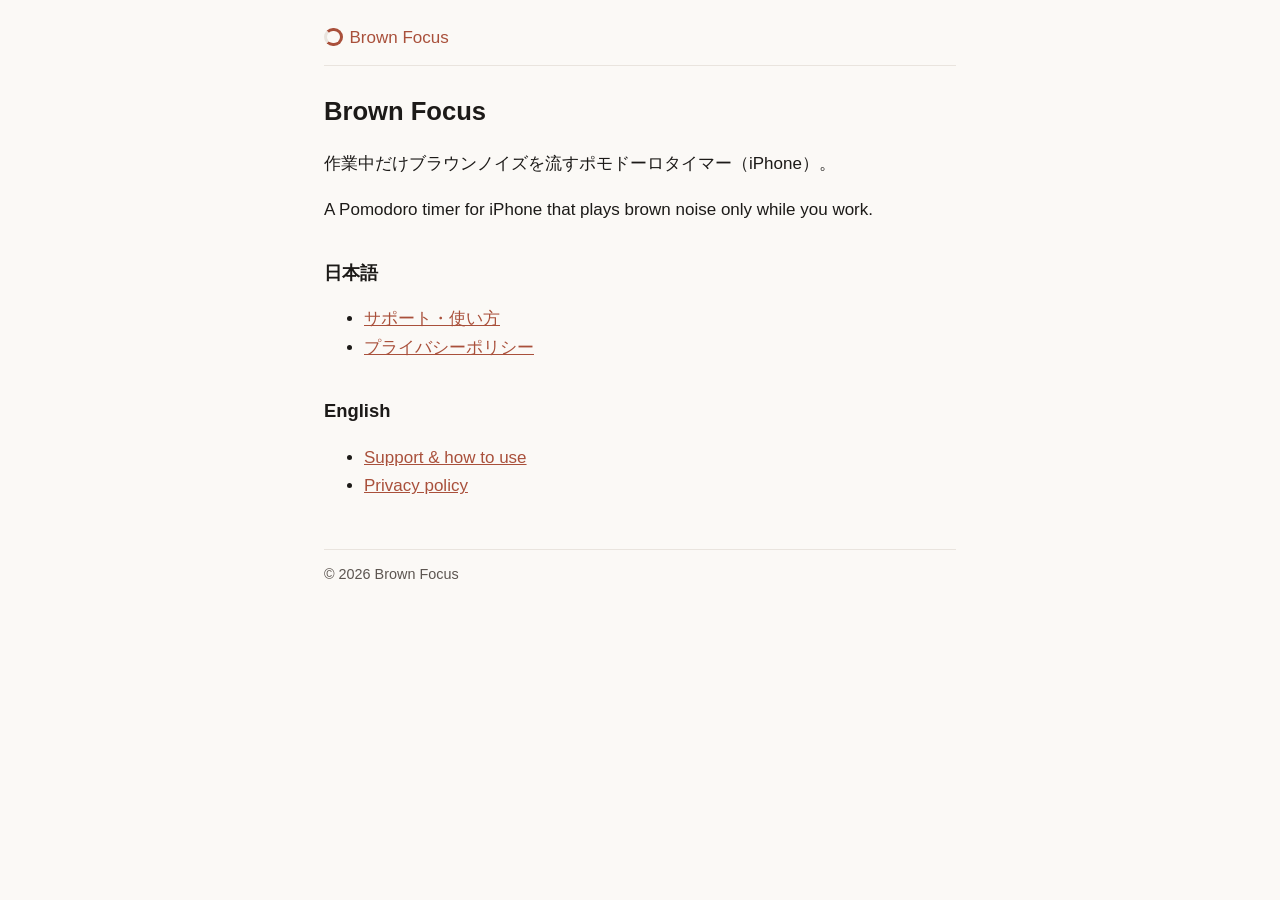
<file: index.html>
<!doctype html>
<html lang="ja">
<head>
<meta charset="utf-8">
<meta name="viewport" content="width=device-width, initial-scale=1">
<title>Brown Focus</title>
<link rel="stylesheet" href="style.css">
</head>
<body>
<main>
<header><a href="./"><span class="ring"></span>Brown Focus</a></header>
<h1>Brown Focus</h1>
<p>作業中だけブラウンノイズを流すポモドーロタイマー（iPhone）。</p>
<p>A Pomodoro timer for iPhone that plays brown noise only while you work.</p>
<h2>日本語</h2>
<ul>
<li><a href="ja/support.html">サポート・使い方</a></li>
<li><a href="ja/privacy.html">プライバシーポリシー</a></li>
</ul>
<h2>English</h2>
<ul>
<li><a href="en/support.html">Support &amp; how to use</a></li>
<li><a href="en/privacy.html">Privacy policy</a></li>
</ul>
<footer>© 2026 Brown Focus</footer>
</main>
</body>
</html>
</file>
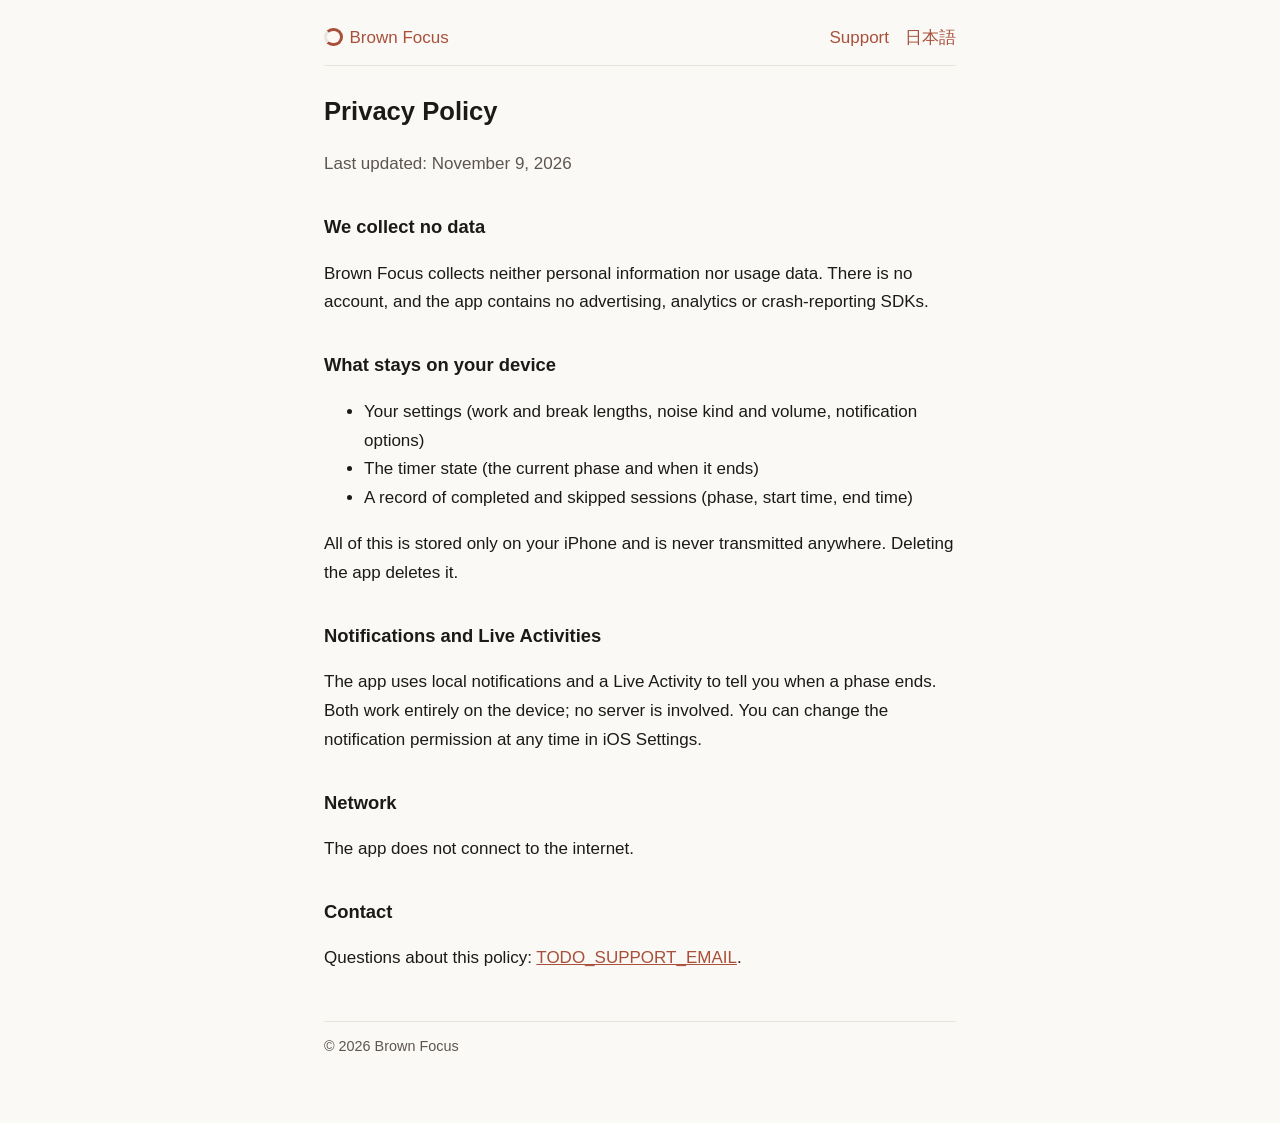
<file: privacy/index.html>
<!doctype html>
<html lang="en">
<head>
<meta charset="utf-8">
<meta name="viewport" content="width=device-width, initial-scale=1">
<title>Privacy Policy – Brown Focus</title>
<link rel="stylesheet" href="../style.css">
<script>
(function () {
  var langs = navigator.languages || [navigator.language || ""];
  var ja = langs.some(function (l) { return /^ja\b/i.test(l); });
  location.replace(ja ? "../ja/privacy.html" : "../en/privacy.html");
})();
</script>
</head>
<body>
<main>
<header><a href="../"><span class="ring"></span>Brown Focus</a></header>
<h1>Privacy Policy / プライバシーポリシー</h1>
<ul>
<li><a href="../ja/privacy.html">日本語のプライバシーポリシー</a></li>
<li><a href="../en/privacy.html">Privacy policy in English</a></li>
</ul>
<footer>© 2026 Brown Focus</footer>
</main>
</body>
</html>
</file>
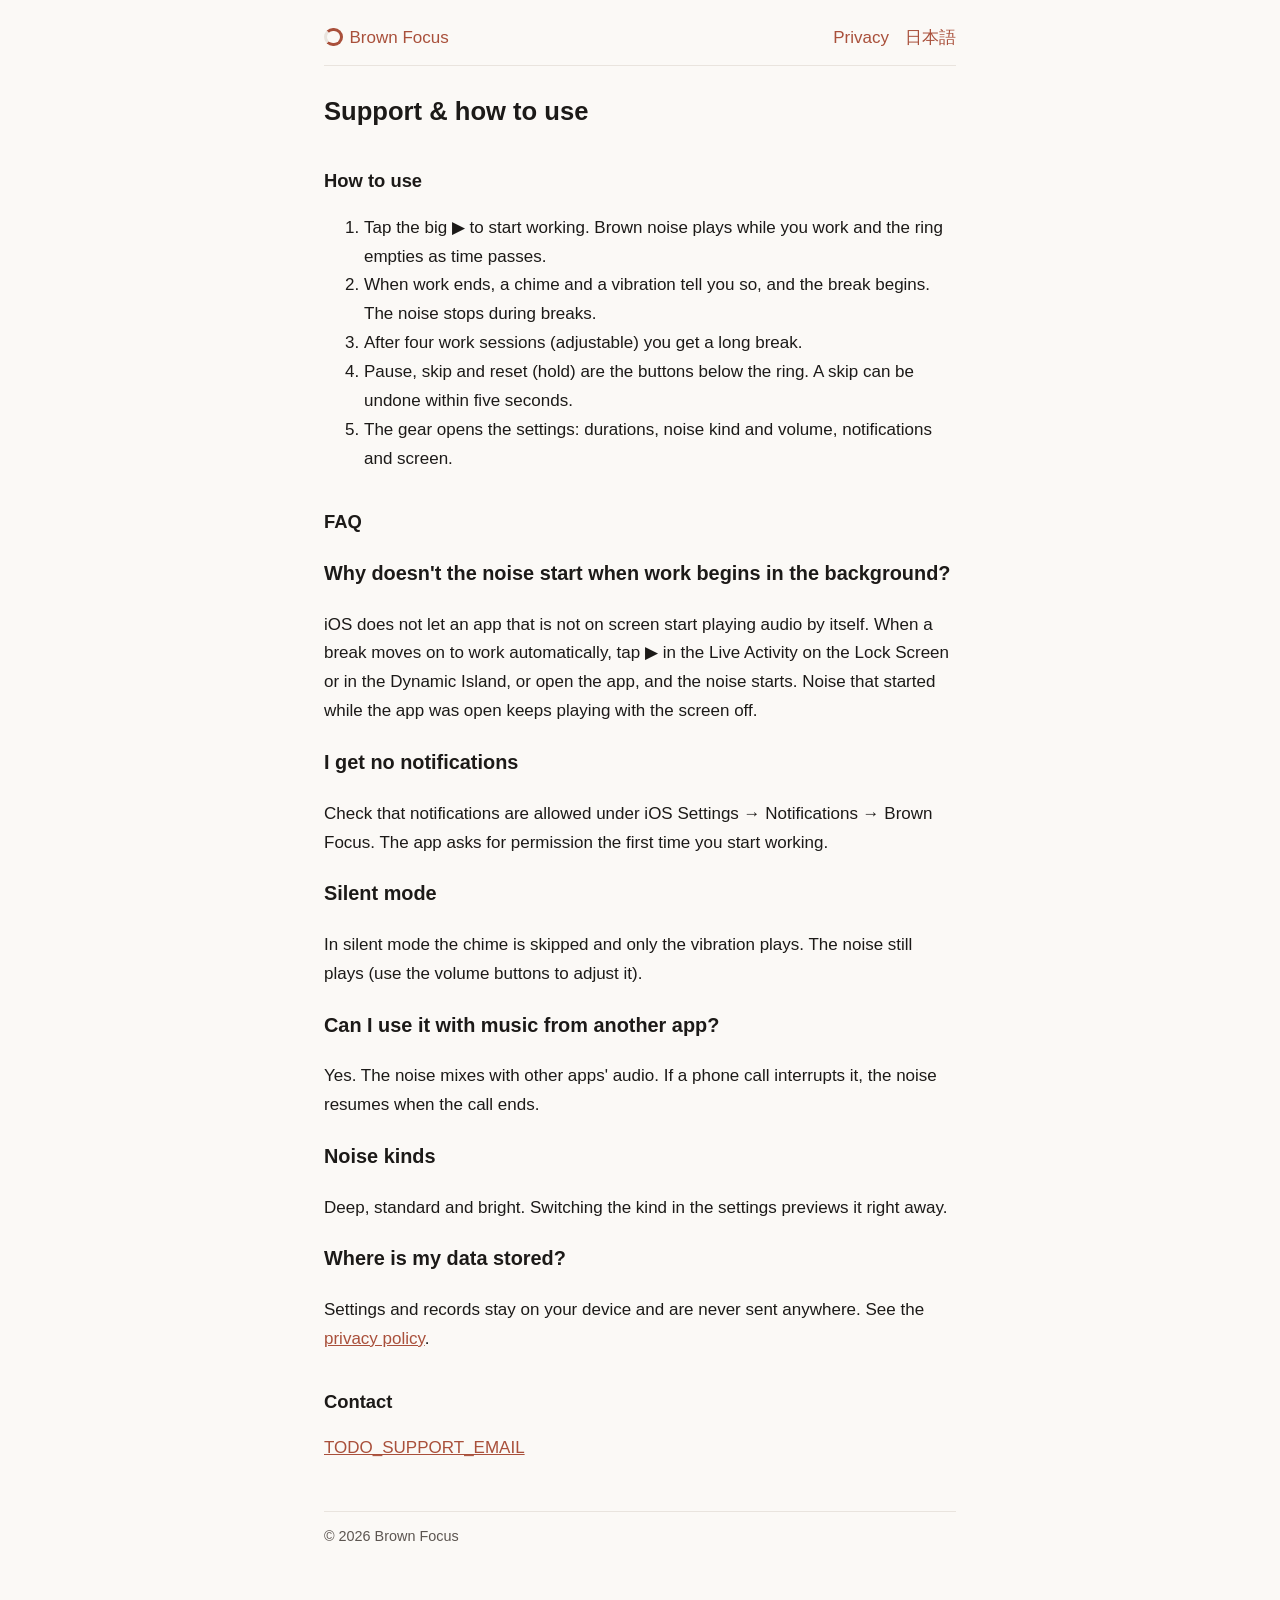
<file: support/index.html>
<!doctype html>
<html lang="en">
<head>
<meta charset="utf-8">
<meta name="viewport" content="width=device-width, initial-scale=1">
<title>Support – Brown Focus</title>
<link rel="stylesheet" href="../style.css">
<script>
(function () {
  var langs = navigator.languages || [navigator.language || ""];
  var ja = langs.some(function (l) { return /^ja\b/i.test(l); });
  location.replace(ja ? "../ja/support.html" : "../en/support.html");
})();
</script>
</head>
<body>
<main>
<header><a href="../"><span class="ring"></span>Brown Focus</a></header>
<h1>Support / サポート</h1>
<ul>
<li><a href="../ja/support.html">日本語のサポートページ</a></li>
<li><a href="../en/support.html">Support page in English</a></li>
</ul>
<footer>© 2026 Brown Focus</footer>
</main>
</body>
</html>
</file>
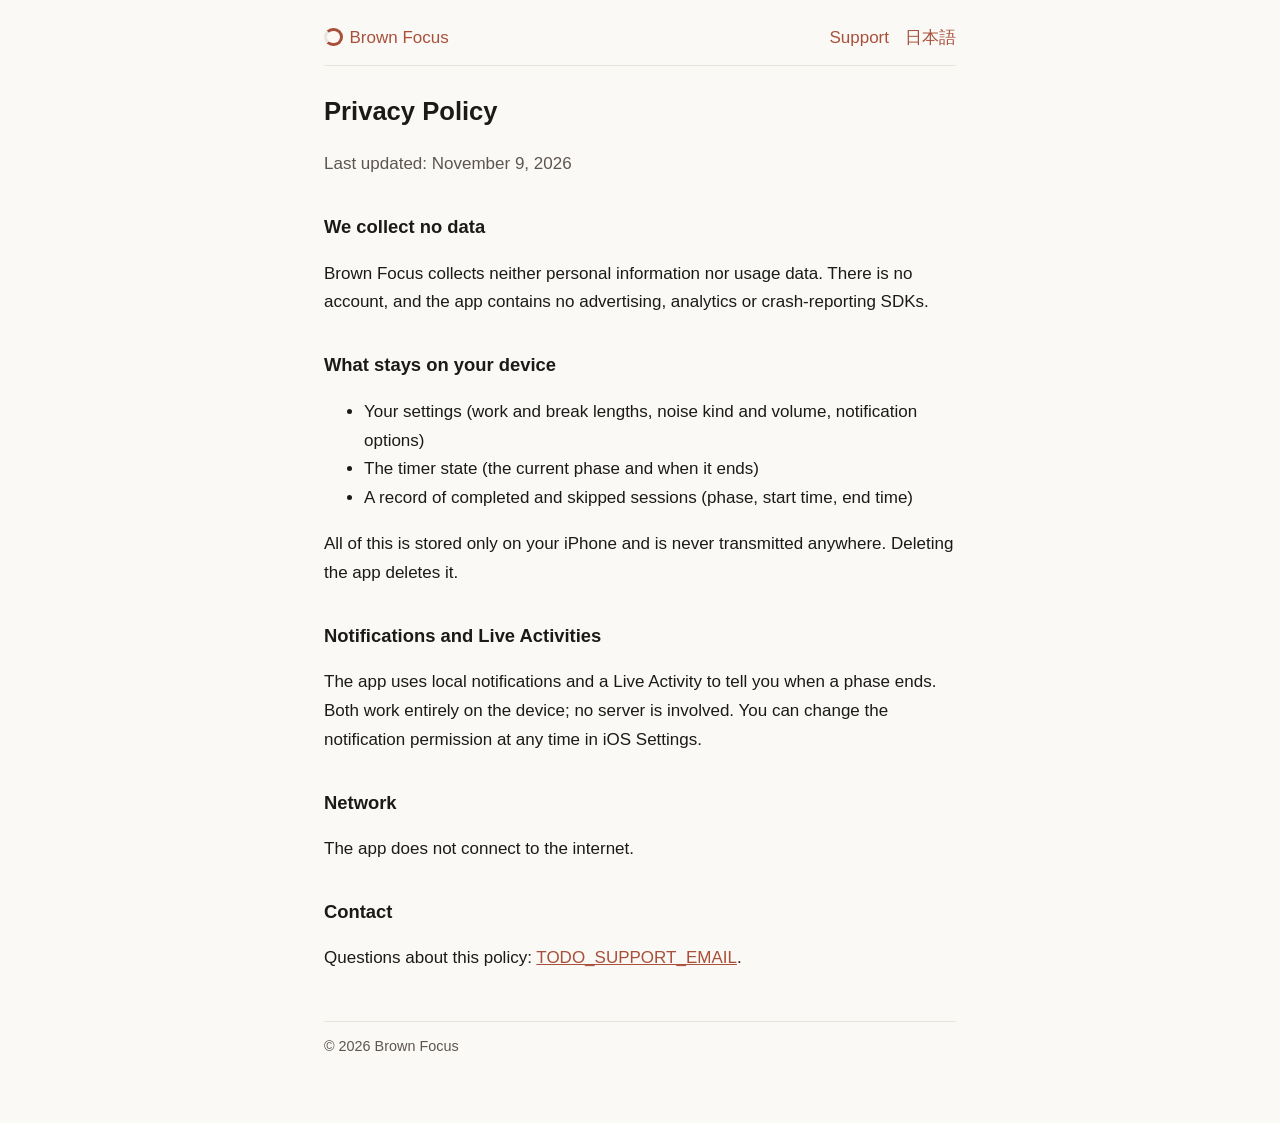
<file: en/privacy.html>
<!doctype html>
<html lang="en">
<head>
<meta charset="utf-8">
<meta name="viewport" content="width=device-width, initial-scale=1">
<title>Privacy Policy – Brown Focus</title>
<link rel="stylesheet" href="../style.css">
</head>
<body>
<main>
<header><a href="../"><span class="ring"></span>Brown Focus</a><nav><a href="support.html">Support</a><a href="../ja/privacy.html">日本語</a></nav></header>
<h1>Privacy Policy</h1>
<p class="muted">Last updated: November 9, 2026</p>
<h2>We collect no data</h2>
<p>Brown Focus collects neither personal information nor usage data. There is no account, and the app contains no advertising, analytics or crash-reporting SDKs.</p>
<h2>What stays on your device</h2>
<ul>
<li>Your settings (work and break lengths, noise kind and volume, notification options)</li>
<li>The timer state (the current phase and when it ends)</li>
<li>A record of completed and skipped sessions (phase, start time, end time)</li>
</ul>
<p>All of this is stored only on your iPhone and is never transmitted anywhere. Deleting the app deletes it.</p>
<h2>Notifications and Live Activities</h2>
<p>The app uses local notifications and a Live Activity to tell you when a phase ends. Both work entirely on the device; no server is involved. You can change the notification permission at any time in iOS Settings.</p>
<h2>Network</h2>
<p>The app does not connect to the internet.</p>
<h2>Contact</h2>
<p>Questions about this policy: <a href="mailto:TODO_SUPPORT_EMAIL">TODO_SUPPORT_EMAIL</a>.</p>
<footer>© 2026 Brown Focus</footer>
</main>
</body>
</html>
</file>
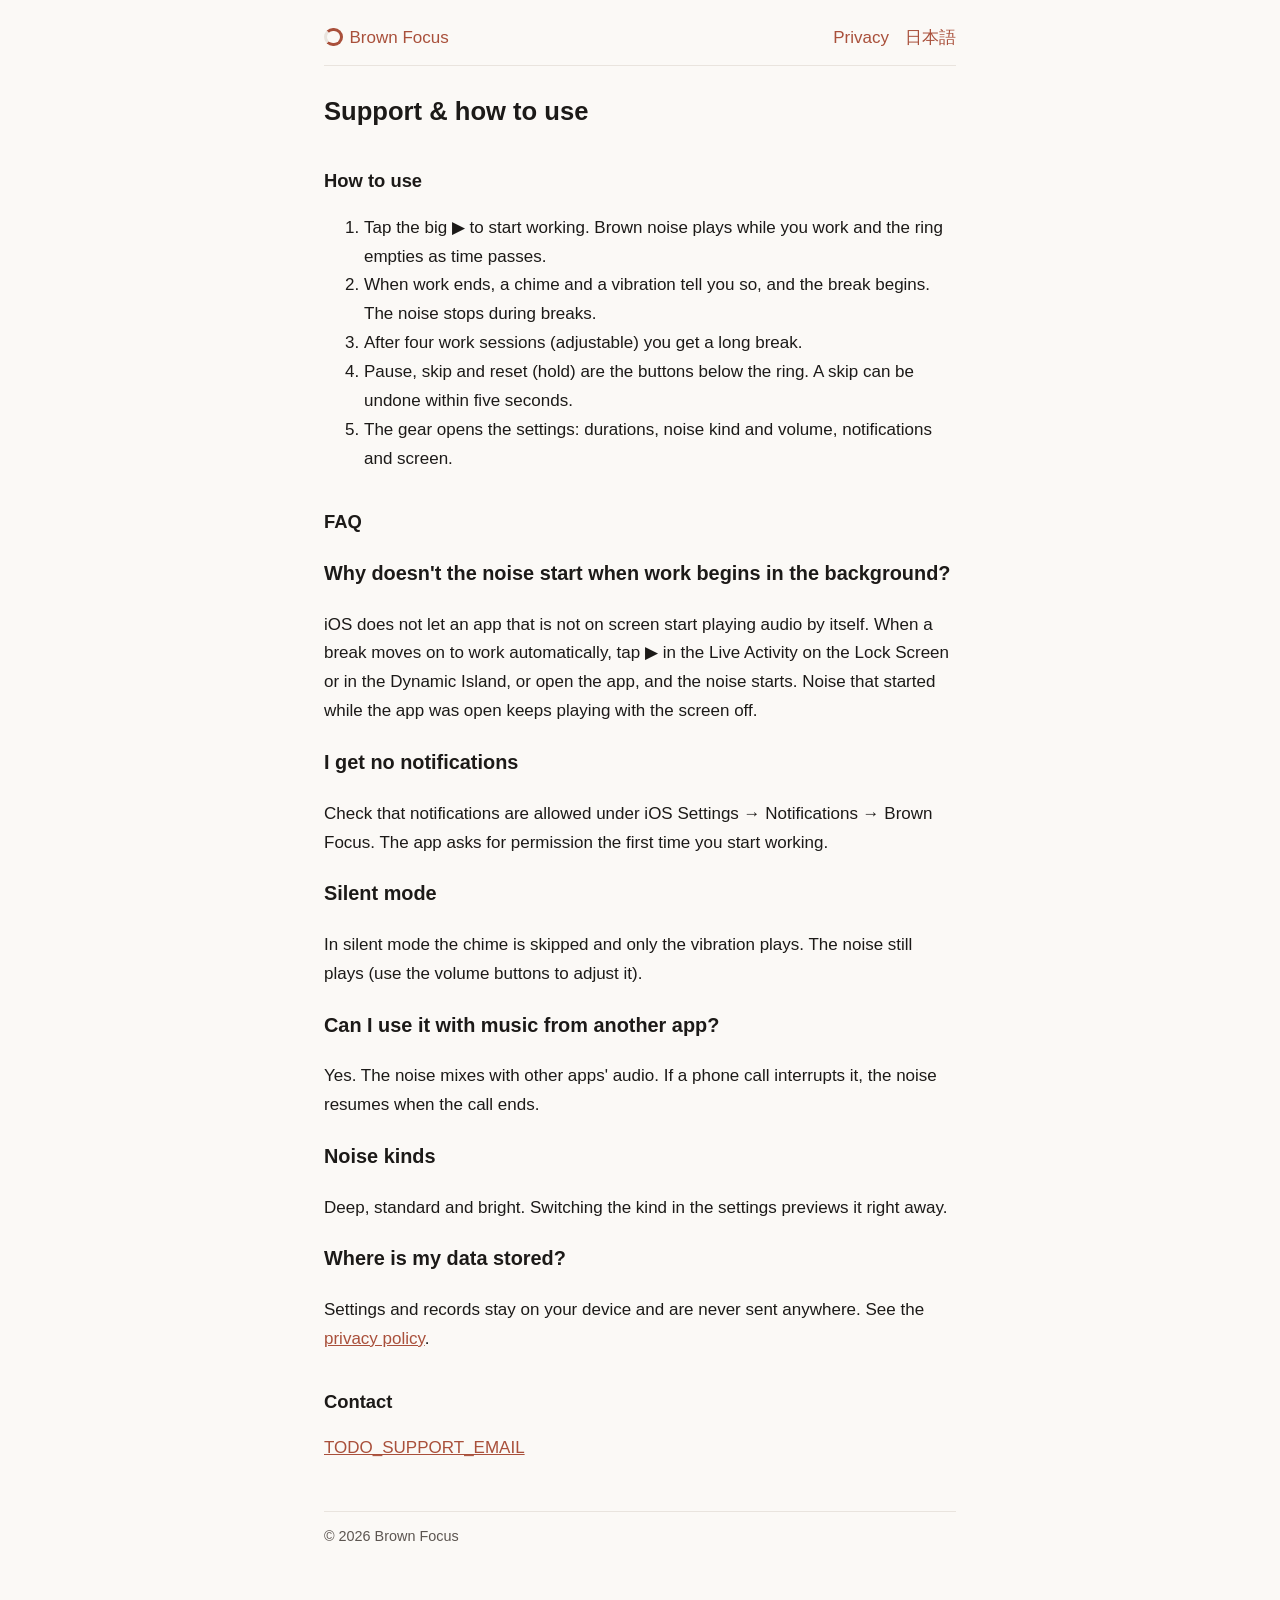
<file: en/support.html>
<!doctype html>
<html lang="en">
<head>
<meta charset="utf-8">
<meta name="viewport" content="width=device-width, initial-scale=1">
<title>Support – Brown Focus</title>
<link rel="stylesheet" href="../style.css">
</head>
<body>
<main>
<header><a href="../"><span class="ring"></span>Brown Focus</a><nav><a href="privacy.html">Privacy</a><a href="../ja/support.html">日本語</a></nav></header>
<h1>Support &amp; how to use</h1>
<h2>How to use</h2>
<ol>
<li>Tap the big ▶︎ to start working. Brown noise plays while you work and the ring empties as time passes.</li>
<li>When work ends, a chime and a vibration tell you so, and the break begins. The noise stops during breaks.</li>
<li>After four work sessions (adjustable) you get a long break.</li>
<li>Pause, skip and reset (hold) are the buttons below the ring. A skip can be undone within five seconds.</li>
<li>The gear opens the settings: durations, noise kind and volume, notifications and screen.</li>
</ol>
<h2>FAQ</h2>
<h3>Why doesn't the noise start when work begins in the background?</h3>
<p>iOS does not let an app that is not on screen start playing audio by itself. When a break moves on to work automatically, tap ▶︎ in the Live Activity on the Lock Screen or in the Dynamic Island, or open the app, and the noise starts. Noise that started while the app was open keeps playing with the screen off.</p>
<h3>I get no notifications</h3>
<p>Check that notifications are allowed under iOS Settings → Notifications → Brown Focus. The app asks for permission the first time you start working.</p>
<h3>Silent mode</h3>
<p>In silent mode the chime is skipped and only the vibration plays. The noise still plays (use the volume buttons to adjust it).</p>
<h3>Can I use it with music from another app?</h3>
<p>Yes. The noise mixes with other apps' audio. If a phone call interrupts it, the noise resumes when the call ends.</p>
<h3>Noise kinds</h3>
<p>Deep, standard and bright. Switching the kind in the settings previews it right away.</p>
<h3>Where is my data stored?</h3>
<p>Settings and records stay on your device and are never sent anywhere. See the <a href="privacy.html">privacy policy</a>.</p>
<h2>Contact</h2>
<p><a href="mailto:TODO_SUPPORT_EMAIL">TODO_SUPPORT_EMAIL</a></p>
<footer>© 2026 Brown Focus</footer>
</main>
</body>
</html>
</file>
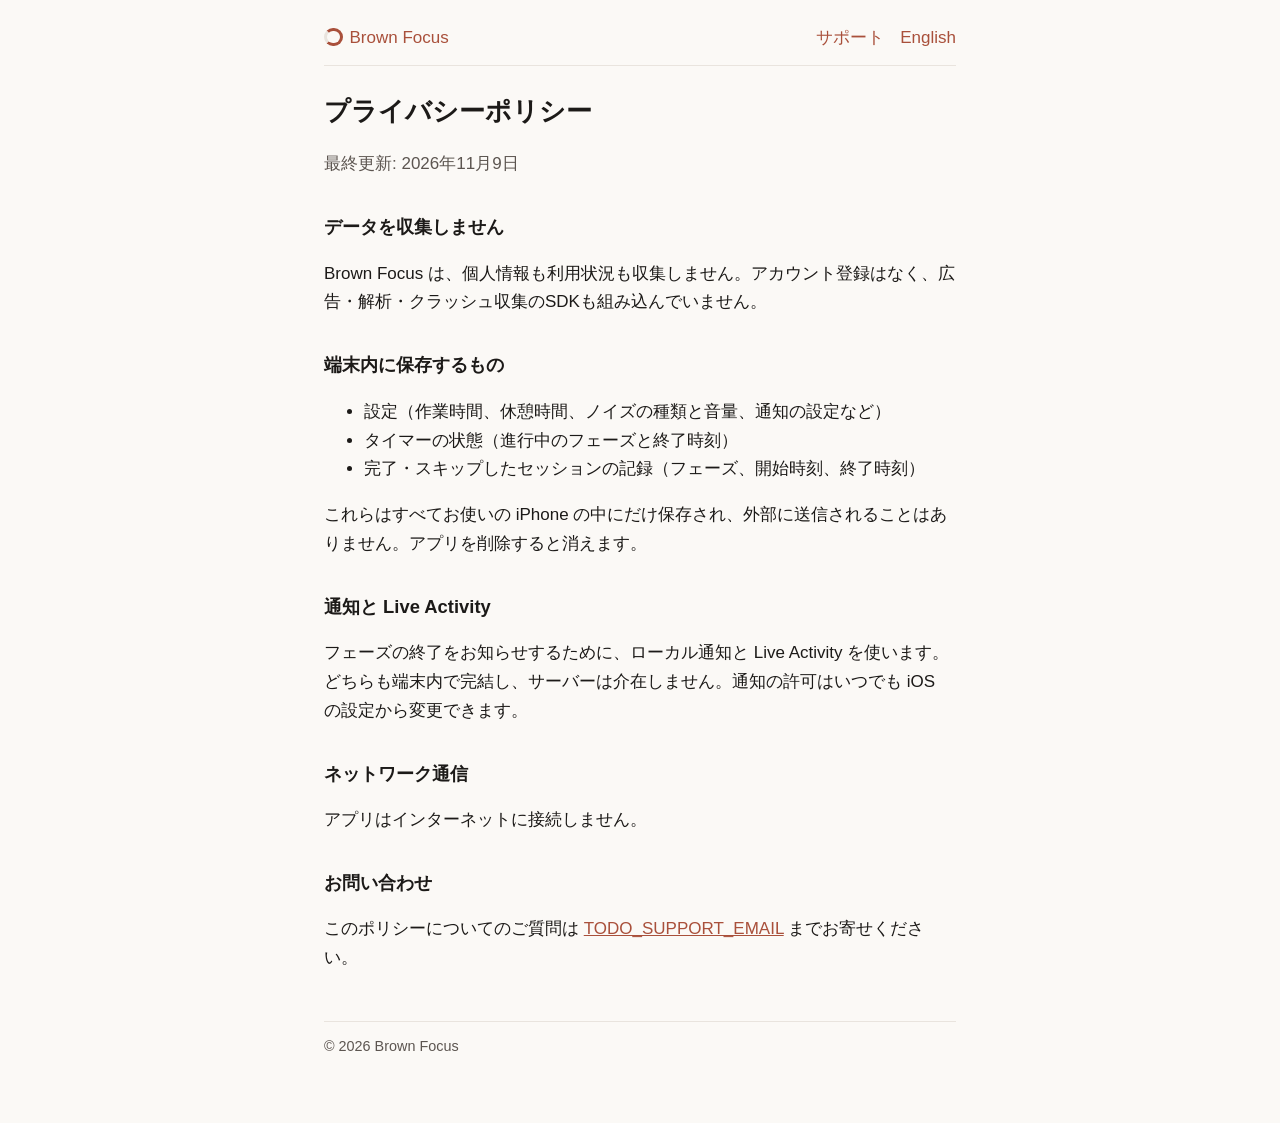
<file: ja/privacy.html>
<!doctype html>
<html lang="ja">
<head>
<meta charset="utf-8">
<meta name="viewport" content="width=device-width, initial-scale=1">
<title>プライバシーポリシー – Brown Focus</title>
<link rel="stylesheet" href="../style.css">
</head>
<body>
<main>
<header><a href="../"><span class="ring"></span>Brown Focus</a><nav><a href="support.html">サポート</a><a href="../en/privacy.html">English</a></nav></header>
<h1>プライバシーポリシー</h1>
<p class="muted">最終更新: 2026年11月9日</p>
<h2>データを収集しません</h2>
<p>Brown Focus は、個人情報も利用状況も収集しません。アカウント登録はなく、広告・解析・クラッシュ収集のSDKも組み込んでいません。</p>
<h2>端末内に保存するもの</h2>
<ul>
<li>設定（作業時間、休憩時間、ノイズの種類と音量、通知の設定など）</li>
<li>タイマーの状態（進行中のフェーズと終了時刻）</li>
<li>完了・スキップしたセッションの記録（フェーズ、開始時刻、終了時刻）</li>
</ul>
<p>これらはすべてお使いの iPhone の中にだけ保存され、外部に送信されることはありません。アプリを削除すると消えます。</p>
<h2>通知と Live Activity</h2>
<p>フェーズの終了をお知らせするために、ローカル通知と Live Activity を使います。どちらも端末内で完結し、サーバーは介在しません。通知の許可はいつでも iOS の設定から変更できます。</p>
<h2>ネットワーク通信</h2>
<p>アプリはインターネットに接続しません。</p>
<h2>お問い合わせ</h2>
<p>このポリシーについてのご質問は <a href="mailto:TODO_SUPPORT_EMAIL">TODO_SUPPORT_EMAIL</a> までお寄せください。</p>
<footer>© 2026 Brown Focus</footer>
</main>
</body>
</html>
</file>
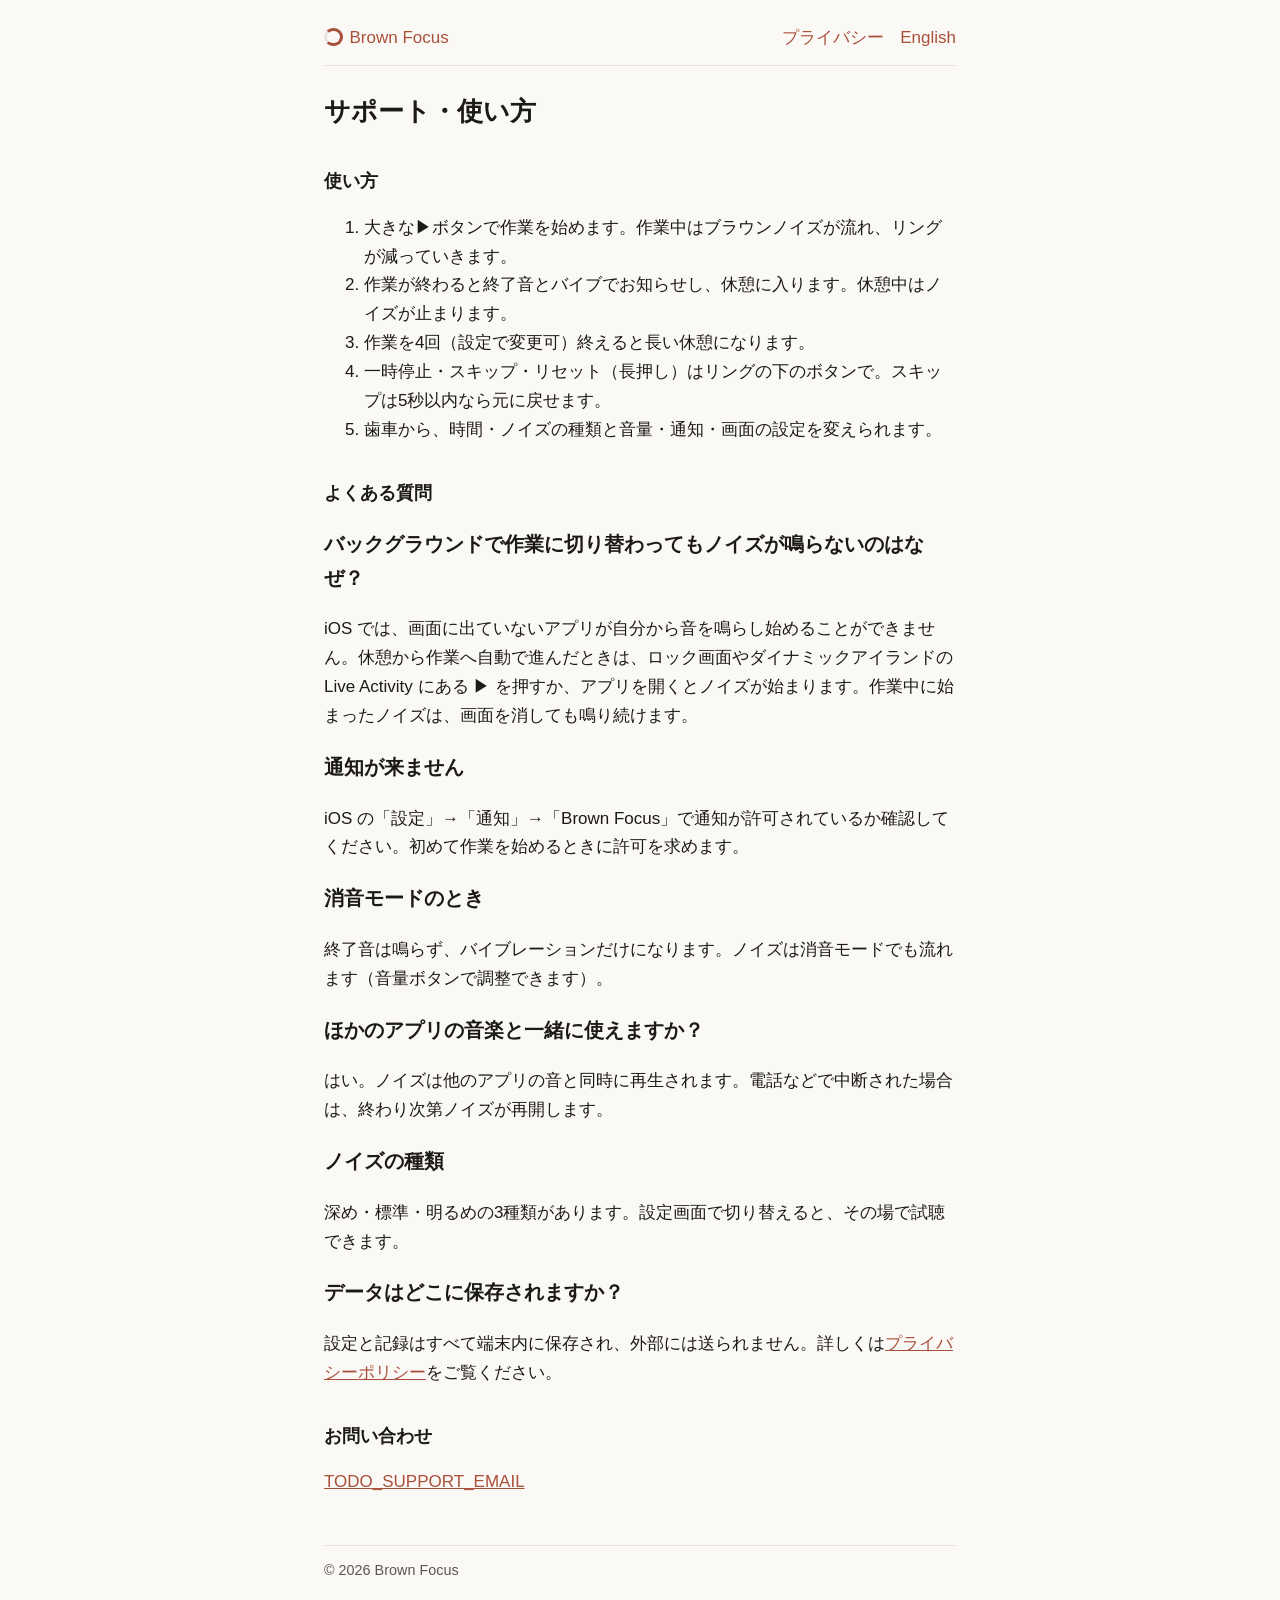
<file: ja/support.html>
<!doctype html>
<html lang="ja">
<head>
<meta charset="utf-8">
<meta name="viewport" content="width=device-width, initial-scale=1">
<title>サポート – Brown Focus</title>
<link rel="stylesheet" href="../style.css">
</head>
<body>
<main>
<header><a href="../"><span class="ring"></span>Brown Focus</a><nav><a href="privacy.html">プライバシー</a><a href="../en/support.html">English</a></nav></header>
<h1>サポート・使い方</h1>
<h2>使い方</h2>
<ol>
<li>大きな▶︎ボタンで作業を始めます。作業中はブラウンノイズが流れ、リングが減っていきます。</li>
<li>作業が終わると終了音とバイブでお知らせし、休憩に入ります。休憩中はノイズが止まります。</li>
<li>作業を4回（設定で変更可）終えると長い休憩になります。</li>
<li>一時停止・スキップ・リセット（長押し）はリングの下のボタンで。スキップは5秒以内なら元に戻せます。</li>
<li>歯車から、時間・ノイズの種類と音量・通知・画面の設定を変えられます。</li>
</ol>
<h2>よくある質問</h2>
<h3>バックグラウンドで作業に切り替わってもノイズが鳴らないのはなぜ？</h3>
<p>iOS では、画面に出ていないアプリが自分から音を鳴らし始めることができません。休憩から作業へ自動で進んだときは、ロック画面やダイナミックアイランドの Live Activity にある ▶︎ を押すか、アプリを開くとノイズが始まります。作業中に始まったノイズは、画面を消しても鳴り続けます。</p>
<h3>通知が来ません</h3>
<p>iOS の「設定」→「通知」→「Brown Focus」で通知が許可されているか確認してください。初めて作業を始めるときに許可を求めます。</p>
<h3>消音モードのとき</h3>
<p>終了音は鳴らず、バイブレーションだけになります。ノイズは消音モードでも流れます（音量ボタンで調整できます）。</p>
<h3>ほかのアプリの音楽と一緒に使えますか？</h3>
<p>はい。ノイズは他のアプリの音と同時に再生されます。電話などで中断された場合は、終わり次第ノイズが再開します。</p>
<h3>ノイズの種類</h3>
<p>深め・標準・明るめの3種類があります。設定画面で切り替えると、その場で試聴できます。</p>
<h3>データはどこに保存されますか？</h3>
<p>設定と記録はすべて端末内に保存され、外部には送られません。詳しくは<a href="privacy.html">プライバシーポリシー</a>をご覧ください。</p>
<h2>お問い合わせ</h2>
<p><a href="mailto:TODO_SUPPORT_EMAIL">TODO_SUPPORT_EMAIL</a></p>
<footer>© 2026 Brown Focus</footer>
</main>
</body>
</html>
</file>
<file: style.css>
:root { --bg: #FBF9F6; --fg: #1C1A18; --muted: #5C5550; --accent: #A9503B; --rule: #E9E4DE; }
@media (prefers-color-scheme: dark) { :root { --bg: #1C1A18; --fg: #F3EFEA; --muted: #B8B0A8; --accent: #C8694F; --rule: #2F2B28; } }
* { box-sizing: border-box; }
body { margin: 0; background: var(--bg); color: var(--fg); font: 17px/1.7 -apple-system, BlinkMacSystemFont, "Helvetica Neue", "Hiragino Sans", "Noto Sans JP", sans-serif; }
main { max-width: 42rem; margin: 0 auto; padding: 1.5rem 1.25rem 4rem; }
header { display: flex; justify-content: space-between; align-items: baseline; gap: 1rem; flex-wrap: wrap; border-bottom: 1px solid var(--rule); padding-bottom: .75rem; margin-bottom: 1.5rem; }
header a { color: var(--accent); text-decoration: none; }
nav a { margin-left: 1rem; }
h1 { font-size: 1.6rem; margin: 0 0 1rem; }
h2 { font-size: 1.15rem; margin: 2rem 0 .5rem; }
p, li { color: var(--fg); }
small, .muted { color: var(--muted); }
a { color: var(--accent); }
.ring { display: inline-block; width: 1.1em; height: 1.1em; border-radius: 50%; border: .22em solid var(--accent); border-left-color: var(--rule); vertical-align: -0.2em; margin-right: .4em; }
footer { margin-top: 3rem; border-top: 1px solid var(--rule); padding-top: .75rem; font-size: .9rem; color: var(--muted); }
code { font-family: ui-monospace, Menlo, monospace; font-size: .95em; }
</file>
